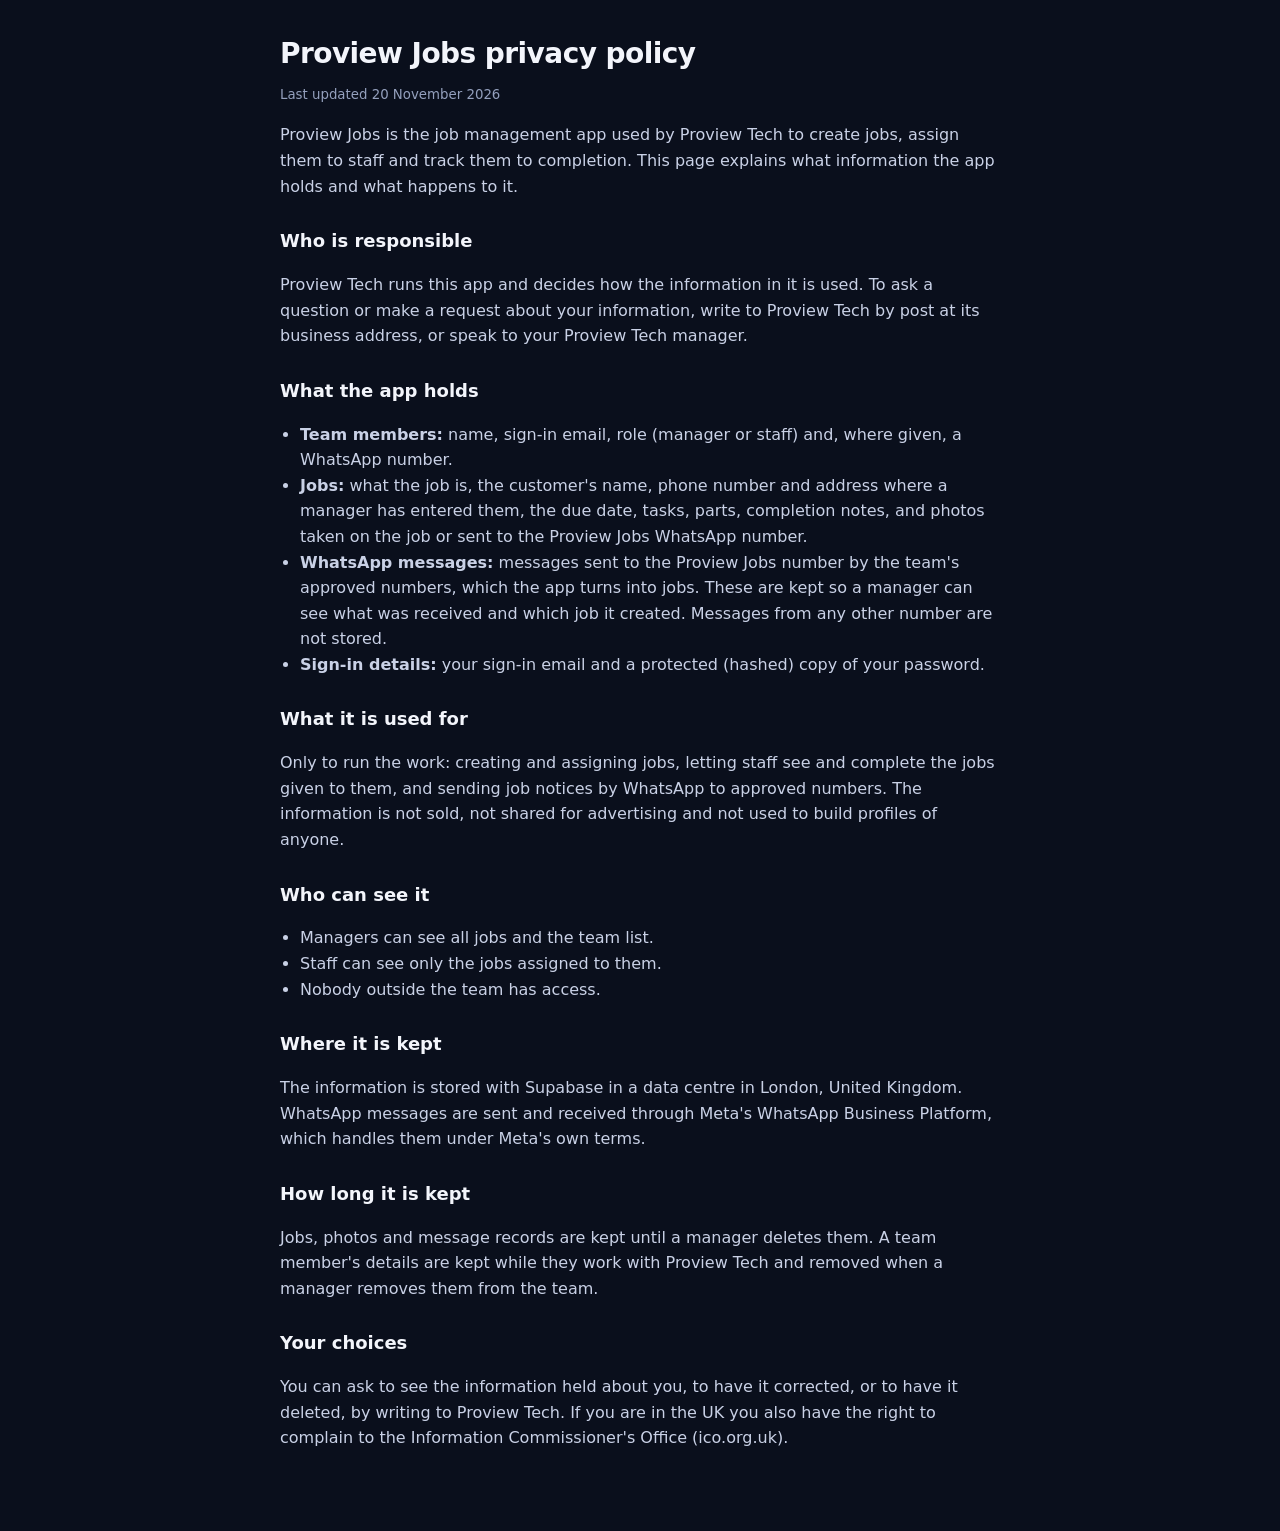
<file: privacy.html>
<!DOCTYPE html>
<html lang="en">
<head>
<meta charset="utf-8">
<meta name="viewport" content="width=device-width, initial-scale=1">
<meta name="color-scheme" content="dark">
<title>Privacy policy | Proview Jobs</title>
<link rel="icon" type="image/svg+xml" href="icon-app.svg">
<style>
body{margin:0;background:#0a0f1c;color:#f3f5fb;font:16px/1.6 "Plus Jakarta Sans","Segoe UI",system-ui,-apple-system,Roboto,Helvetica,Arial,sans-serif}
main{max-width:720px;margin:0 auto;padding:32px 18px 64px}
h1{font-size:28px;letter-spacing:-.02em;margin:0 0 4px}
h2{font-size:18px;margin:28px 0 6px}
p,li{color:#c9d1e6}
small{color:#94a0bd}
a{color:#fbbf5a}
ul{padding-left:20px}
</style>
</head>
<body>
<main>
<h1>Proview Jobs privacy policy</h1>
<small>Last updated 20 November 2026</small>

<p>Proview Jobs is the job management app used by Proview Tech to create jobs, assign them to staff and track them to completion. This page explains what information the app holds and what happens to it.</p>

<h2>Who is responsible</h2>
<p>Proview Tech runs this app and decides how the information in it is used. To ask a question or make a request about your information, write to Proview Tech by post at its business address, or speak to your Proview Tech manager.</p>

<h2>What the app holds</h2>
<ul>
<li><b>Team members:</b> name, sign-in email, role (manager or staff) and, where given, a WhatsApp number.</li>
<li><b>Jobs:</b> what the job is, the customer's name, phone number and address where a manager has entered them, the due date, tasks, parts, completion notes, and photos taken on the job or sent to the Proview Jobs WhatsApp number.</li>
<li><b>WhatsApp messages:</b> messages sent to the Proview Jobs number by the team's approved numbers, which the app turns into jobs. These are kept so a manager can see what was received and which job it created. Messages from any other number are not stored.</li>
<li><b>Sign-in details:</b> your sign-in email and a protected (hashed) copy of your password.</li>
</ul>

<h2>What it is used for</h2>
<p>Only to run the work: creating and assigning jobs, letting staff see and complete the jobs given to them, and sending job notices by WhatsApp to approved numbers. The information is not sold, not shared for advertising and not used to build profiles of anyone.</p>

<h2>Who can see it</h2>
<ul>
<li>Managers can see all jobs and the team list.</li>
<li>Staff can see only the jobs assigned to them.</li>
<li>Nobody outside the team has access.</li>
</ul>

<h2>Where it is kept</h2>
<p>The information is stored with Supabase in a data centre in London, United Kingdom. WhatsApp messages are sent and received through Meta's WhatsApp Business Platform, which handles them under Meta's own terms.</p>

<h2>How long it is kept</h2>
<p>Jobs, photos and message records are kept until a manager deletes them. A team member's details are kept while they work with Proview Tech and removed when a manager removes them from the team.</p>

<h2>Your choices</h2>
<p>You can ask to see the information held about you, to have it corrected, or to have it deleted, by writing to Proview Tech. If you are in the UK you also have the right to complain to the Information Commissioner's Office (ico.org.uk).</p>
</main>
</body>
</html>
</file>
